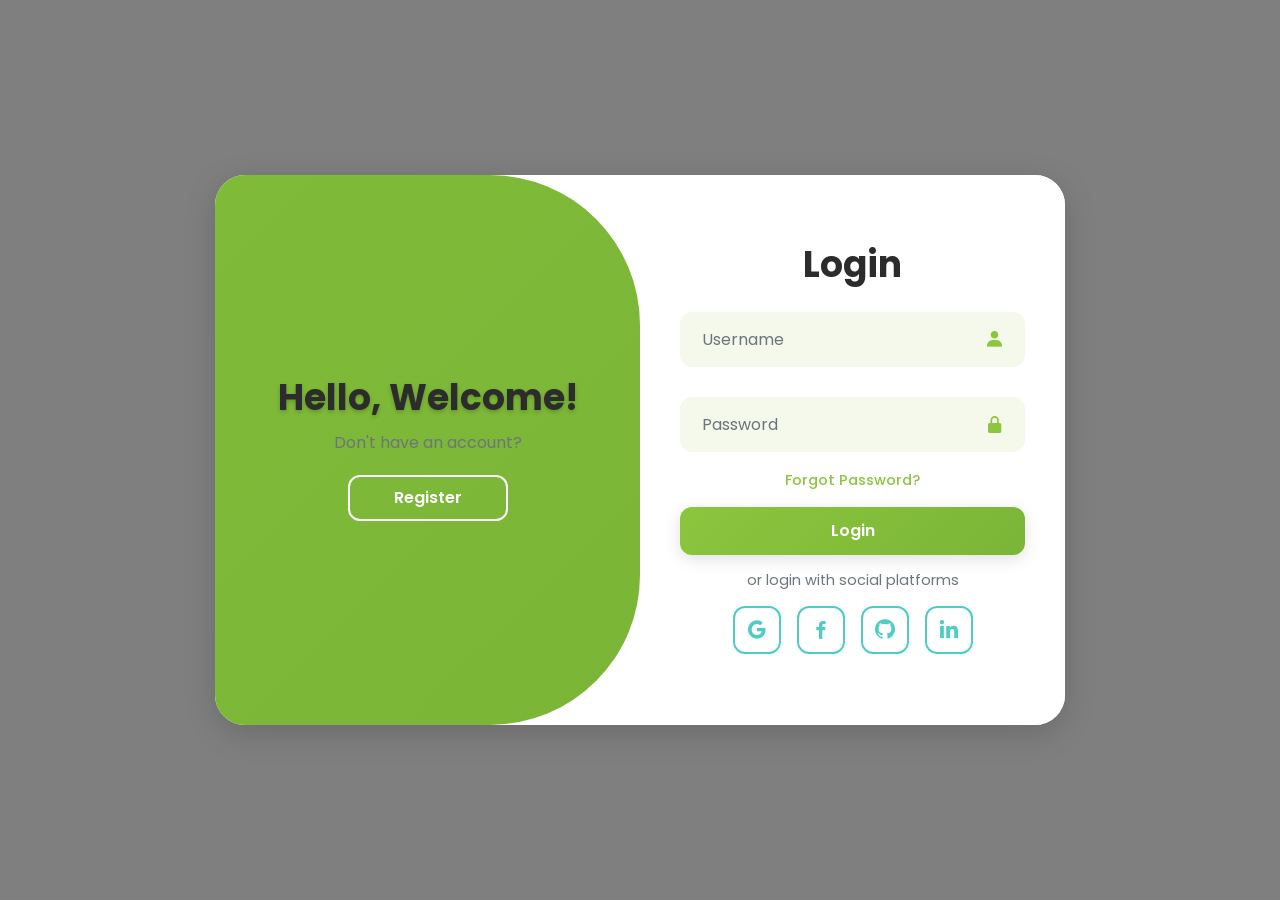
<file: admin.html>
<!DOCTYPE html>
<html lang="en">

<head>
    <meta charset="UTF-8">
    <meta name="viewport" content="width=device-width, initial-scale=1.0">
    <title>FOODIED - Admin Dashboard</title>
    <link rel="stylesheet" href="style.css">
    <link rel="stylesheet" href="admin.css">
    <link href="https://fonts.googleapis.com/css2?family=Poppins:wght@300;400;500;600;700;800&display=swap"
        rel="stylesheet">
    <link rel="stylesheet" href="https://cdnjs.cloudflare.com/ajax/libs/font-awesome/6.4.0/css/all.min.css">
</head>

<body class="admin-page">

    <!-- Sidebar -->
    <div class="sidebar">
        <div class="sidebar-logo">
            <a href="index.html" class="logo">FOODIED</a>
        </div>
        <ul class="sidebar-menu">
            <li><a href="#" class="active"><i class="fas fa-chart-line"></i> Dashboard</a></li>
            <li><a href="#"><i class="fas fa-hamburger"></i> Menu Items</a></li>
            <li><a href="#"><i class="fas fa-users"></i> Customers</a></li>
            <li><a href="#"><i class="fas fa-shopping-cart"></i> Orders</a></li>
            <li><a href="#"><i class="fas fa-cog"></i> Settings</a></li>
        </ul>
        <div class="sidebar-footer">
            <a href="SignUp_LogIn_Form.html#login" id="logoutBtn"><i class="fas fa-sign-out-alt"></i> Logout</a>
        </div>
    </div>

    <!-- Main Content -->
    <div class="main-content">
        <!-- Topbar -->
        <header class="admin-header">
            <div class="header-left">
                <h2>Dashboard Overview</h2>
            </div>
            <div class="header-right">
                <button id="addManagerBtn" class="btn btn-primary" style="padding: 10px 20px; border-radius: 8px;"><i
                        class="fas fa-plus"></i> Add Hotel Manager</button>
                <div class="search-box">
                    <i class="fas fa-search"></i>
                    <input type="text" placeholder="Search...">
                </div>
                <div class="admin-profile">
                    <img src="https://ui-avatars.com/api/?name=Admin&background=8CC63F&color=fff" alt="Admin"
                        class="profile-img">
                    <span>Admin User</span>
                </div>
            </div>
        </header>

        <!-- Stats Cards -->
        <div class="stats-grid">
            <div class="stat-card">
                <div class="stat-icon" style="background: rgba(140, 198, 63, 0.2); color: #8CC63F;">
                    <i class="fas fa-shopping-bag"></i>
                </div>
                <div class="stat-details">
                    <h3>Total Orders</h3>
                    <p>1,284</p>
                    <span class="trend positive"><i class="fas fa-arrow-up"></i> 12%</span>
                </div>
            </div>
            <div class="stat-card">
                <div class="stat-icon" style="background: rgba(255, 107, 53, 0.2); color: #FF6B35;">
                    <i class="fas fa-dollar-sign"></i>
                </div>
                <div class="stat-details">
                    <h3>Total Revenue</h3>
                    <p>$45,231</p>
                    <span class="trend positive"><i class="fas fa-arrow-up"></i> 8%</span>
                </div>
            </div>
            <div class="stat-card">
                <div class="stat-icon" style="background: rgba(78, 205, 196, 0.2); color: #4ECDC4;">
                    <i class="fas fa-users"></i>
                </div>
                <div class="stat-details">
                    <h3>Total Customers</h3>
                    <p>8,549</p>
                    <span class="trend positive"><i class="fas fa-arrow-up"></i> 24%</span>
                </div>
            </div>
            <div class="stat-card">
                <div class="stat-icon" style="background: rgba(255, 71, 87, 0.2); color: #FF4757;">
                    <i class="fas fa-star"></i>
                </div>
                <div class="stat-details">
                    <h3>Avg Rating</h3>
                    <p>4.8</p>
                    <span class="trend neutral"><i class="fas fa-minus"></i> 0%</span>
                </div>
            </div>
        </div>

        <!-- Recent Orders Table -->
        <div class="recent-orders">
            <div class="card-header">
                <h3>Recent Orders</h3>
                <button class="btn btn-primary" style="padding: 8px 15px; border-radius: 8px; font-size: 14px;">View
                    All</button>
            </div>
            <table class="orders-table">
                <thead>
                    <tr>
                        <th>Order ID</th>
                        <th>Customer</th>
                        <th>Menu Item</th>
                        <th>Amount</th>
                        <th>Status</th>
                    </tr>
                </thead>
                <tbody>
                    <tr>
                        <td>#ORD-001</td>
                        <td>
                            <div class="customer-info">
                                <img src="https://ui-avatars.com/api/?name=John+Doe&background=random" alt="John">
                                <span>John Doe</span>
                            </div>
                        </td>
                        <td>Classic Burger</td>
                        <td>$8.99</td>
                        <td><span class="status completed">Completed</span></td>
                    </tr>
                    <tr>
                        <td>#ORD-002</td>
                        <td>
                            <div class="customer-info">
                                <img src="https://ui-avatars.com/api/?name=Jane+Smith&background=random" alt="Jane">
                                <span>Jane Smith</span>
                            </div>
                        </td>
                        <td>Pepperoni Pizza</td>
                        <td>$14.50</td>
                        <td><span class="status pending">Preparing</span></td>
                    </tr>
                    <tr>
                        <td>#ORD-003</td>
                        <td>
                            <div class="customer-info">
                                <img src="https://ui-avatars.com/api/?name=Mike+Johnson&background=random" alt="Mike">
                                <span>Mike Johnson</span>
                            </div>
                        </td>
                        <td>Healthy Salad</td>
                        <td>$5.50</td>
                        <td><span class="status pending">Preparing</span></td>
                    </tr>
                    <tr>
                        <td>#ORD-004</td>
                        <td>
                            <div class="customer-info">
                                <img src="https://ui-avatars.com/api/?name=Sarah+W&background=random" alt="Sarah">
                                <span>Sarah Williams</span>
                            </div>
                        </td>
                        <td>Chocolate Dessert</td>
                        <td>$6.00</td>
                        <td><span class="status cancelled">Cancelled</span></td>
                    </tr>
                </tbody>
            </table>
        </div>
    </div>

    <!-- Add Hotel Manager Modal -->
    <div id="managerModal" class="modal">
        <div class="modal-content">
            <span class="close-modal">&times;</span>
            <h2 style="margin-bottom: 20px; color: var(--secondary-color);">Add Hotel Manager</h2>
            <form id="addManagerForm">
                <div class="form-group">
                    <label>Manager Name</label>
                    <input type="text" id="mgrName" required placeholder="Enter full name">
                </div>
                <div class="form-group">
                    <label>Restaurant Type</label>
                    <input type="text" id="mgrType" required placeholder="e.g. Fast Food, Fine Dining">
                </div>
                <div class="form-group">
                    <label>Location</label>
                    <input type="text" id="mgrLocation" required placeholder="Enter address">
                </div>
                <div class="form-group">
                    <label>Login Username</label>
                    <input type="text" id="mgrUsername" required placeholder="Unique username">
                </div>
                <div class="form-group">
                    <label>Login Password</label>
                    <input type="password" id="mgrPassword" required placeholder="Password">
                </div>
                <div class="form-group checkbox-group">
                    <input type="checkbox" id="mgrDriver">
                    <label for="mgrDriver">Has Food Delivery Driver</label>
                </div>
                <button type="submit" class="btn btn-primary" style="width: 100%; border-radius: 8px;">Create Manager
                    Account</button>
            </form>
        </div>
    </div>

    <script>
        document.getElementById('logoutBtn').addEventListener('click', (e) => {
            e.preventDefault();
            localStorage.removeItem('foodied_username');
            localStorage.removeItem('foodied_role');
            window.location.href = 'SignUp_LogIn_Form.html#login';
        });

        // Basic protection check
        const storedRole = localStorage.getItem('foodied_role');
        if (storedRole !== 'admin') {
            alert('Unauthorized Access! Admin privileges required.');
            window.location.href = 'SignUp_LogIn_Form.html#login';
        }

        // Modal Logic
        const modal = document.getElementById("managerModal");
        const btn = document.getElementById("addManagerBtn");
        const span = document.getElementsByClassName("close-modal")[0];

        btn.onclick = function () {
            modal.style.display = "flex";
        }

        span.onclick = function () {
            modal.style.display = "none";
        }

        window.onclick = function (event) {
            if (event.target == modal) {
                modal.style.display = "none";
            }
        }

        // Form Submission Logic
        document.getElementById('addManagerForm').addEventListener('submit', (e) => {
            e.preventDefault();

            const username = document.getElementById('mgrUsername').value.trim();
            const password = document.getElementById('mgrPassword').value;
            const name = document.getElementById('mgrName').value.trim();
            const type = document.getElementById('mgrType').value.trim();
            const location = document.getElementById('mgrLocation').value.trim();
            const hasDriver = document.getElementById('mgrDriver').checked;

            // Get existing users
            const users = JSON.parse(localStorage.getItem('foodied_auth_users')) || {};

            if (users[username]) {
                alert('Username already exists. Please choose another.');
                return;
            }

            // Save as hotel_manager role
            users[username] = {
                password: password,
                role: 'hotel_manager',
                details: {
                    name: name,
                    restaurantType: type,
                    location: location,
                    hasDriver: hasDriver
                }
            };

            localStorage.setItem('foodied_auth_users', JSON.stringify(users));
            alert(`Hotel Manager ${name} created successfully! They can now log in with username '${username}'.`);

            // cleanup
            document.getElementById('addManagerForm').reset();
            modal.style.display = "none";
        });
    </script>
</body>

</html>
</file>
<file: style.css>
/* Base Styles */
:root {
    --primary-color: #8CC63F;
    --primary-light: #f5f9eb;
    --secondary-color: #2b2b2b;
    --text-muted: #888888;
    --bg-light: #fcfcfc;
    --white: #ffffff;
    --shadow: 0 10px 40px rgba(0, 0, 0, 0.04);
    --border-radius: 20px;
}

* {
    margin: 0;
    padding: 0;
    box-sizing: border-box;
}

html {
    scroll-behavior: smooth;
}

body {
    font-family: 'Poppins', sans-serif;
    color: var(--secondary-color);
    background-color: var(--bg-light);
    line-height: 1.6;
    overflow-x: hidden;
}

a {
    text-decoration: none;
    color: inherit;
    transition: all 0.3s ease;
}

ul {
    list-style: none;
}

img {
    max-width: 100%;
    display: block;
}

/* Global Buttons */
.btn {
    display: inline-block;
    padding: 12px 30px;
    border-radius: 30px;
    font-weight: 500;
    cursor: pointer;
    border: none;
    transition: all 0.3s ease;
    text-align: center;
    font-size: 15px;
}

.btn-primary {
    background-color: var(--primary-color);
    color: var(--white);
    box-shadow: 0 5px 15px rgba(140, 198, 63, 0.3);
}

.btn-primary:hover {
    background-color: #7ab536;
    transform: translateY(-2px);
}

.btn-secondary {
    background-color: var(--white);
    color: var(--secondary-color);
    box-shadow: var(--shadow);
}

/* Header */
.header {
    display: flex;
    justify-content: space-between;
    align-items: center;
    padding: 30px 8%;
    position: absolute;
    width: 100%;
    top: 0;
    z-index: 1000;
    background: transparent;
    transition: all 0.3s;
}

.header.scrolled {
    background: var(--white);
    position: fixed;
    box-shadow: 0 5px 20px rgba(0, 0, 0, 0.05);
    padding: 15px 8%;
}

.logo {
    font-size: 26px;
    font-weight: 800;
    color: var(--secondary-color);
}

.navbar {
    display: flex;
    gap: 40px;
}

.navbar a {
    font-weight: 500;
    font-size: 15px;
}

.navbar a:hover {
    color: var(--primary-color);
}

.header-icons {
    display: flex;
    align-items: center;
    gap: 15px;
}

.icon {
    position: relative;
    cursor: pointer;
    font-size: 16px;
    background: transparent;
    width: 40px;
    height: 40px;
    border-radius: 50%;
    display: flex;
    justify-content: center;
    align-items: center;
}

.icon:hover {
    color: var(--primary-color);
}

.cart-count {
    position: absolute;
    top: 0;
    right: 0;
    background: #ff4757;
    color: white;
    font-size: 10px;
    font-weight: 700;
    width: 16px;
    height: 16px;
    border-radius: 50%;
    display: flex;
    justify-content: center;
    align-items: center;
}

.btn-signup {
    background: var(--white);
    color: var(--secondary-color);
    border: 1px solid #eee;
    padding: 8px 25px;
    box-shadow: 0 4px 10px rgba(0, 0, 0, 0.05);
}

.btn-signup:hover {
    border-color: var(--primary-color);
    color: var(--primary-color);
}

.hamburger {
    display: none;
    font-size: 24px;
    cursor: pointer;
    color: var(--secondary-color);
    margin-left: 10px;
}

/* Hero Section */
.hero-bg-shape {
    position: absolute;
    top: -150px;
    right: 0;
    width: 55vw;
    height: 120vh;
    background-color: var(--primary-color);
    border-radius: 0 0 0 100%;
    z-index: -1;
}

.hero {
    min-height: 100vh;
    display: flex;
    align-items: center;
    padding: 140px 8% 80px;
    position: relative;
}

.hero-content {
    flex: 1;
    max-width: 550px;
}

.hero-tag {
    display: inline-block;
    padding: 6px 20px;
    background: var(--white);
    color: var(--secondary-color);
    border: 1px solid #eee;
    border-radius: 20px;
    font-size: 14px;
    font-weight: 500;
    margin-bottom: 20px;
    box-shadow: 0 4px 10px rgba(0, 0, 0, 0.03);
}

.hero-title {
    font-size: 60px;
    font-weight: 800;
    line-height: 1.15;
    margin-bottom: 25px;
}

.hero-text {
    color: var(--text-muted);
    margin-bottom: 40px;
    font-size: 16px;
    max-width: 450px;
    line-height: 1.8;
}

.hero-buttons {
    display: flex;
    gap: 20px;
    align-items: center;
}

.explore-btn {
    display: flex;
    align-items: center;
    gap: 15px;
    padding: 8px 15px 8px 25px;
}

.play-icon {
    background: var(--bg-light);
    color: var(--secondary-color);
    width: 35px;
    height: 35px;
    border-radius: 50%;
    display: flex;
    justify-content: center;
    align-items: center;
    box-shadow: 0 2px 5px rgba(0, 0, 0, 0.1);
    transition: 0.3s;
}

.explore-btn:hover {
    background: var(--bg-light);
    color: var(--secondary-color);
    transform: translateX(2px);    
    box-shadow: 0 2px 5px rgba(0, 0, 0, 0.1);
}

/* Hero Image & Orbit */
.hero-image-container {
    flex: 1;
    display: flex;
    justify-content: center;
    align-items: center;
    position: relative;
}

@keyframes mainBowlPop {
    0% {
        transform: scale(0.3);
        opacity: 0;
    }

    50% {
        transform: scale(1.05);
        opacity: 1;
    }

    100% {
        transform: scale(1);
        opacity: 1;
    }
}

@keyframes orbitPop {
    0% {
        transform: scale(0.2) rotate(-60deg);
        opacity: 0;
    }

    100% {
        transform: scale(1) rotate(0deg);
        opacity: 1;
    }
}

.orbit-circle {
    position: relative;
    width: 550px;
    height: 550px;
    border-radius: 50%;
    border: 1px dashed rgba(255, 255, 255, 0.6);
    display: flex;
    justify-content: center;
    align-items: center;
    transform: scale(0);
    opacity: 0;
    animation: orbitPop 1s cubic-bezier(0.2, 0.8, 0.2, 1) forwards;
    animation-delay: 0.5s;
}

.main-food-circle {
    position: absolute;
    width: 400px;
    height: 400px;
    border-radius: 50%;
    padding: 15px;
    background: rgba(255, 255, 255, 0.2);
    display: flex;
    justify-content: center;
    align-items: center;
    box-shadow: 0 20px 50px rgba(0, 0, 0, 0.15);
    z-index: 10;
    transform: scale(0);
    opacity: 0;
    animation: mainBowlPop 0.8s cubic-bezier(0.34, 1.56, 0.64, 1) forwards;
}

.main-food-circle img {
    width: 100%;
    height: 100%;
    object-fit: cover;
    border-radius: 50%;
}

.orbit-item {
    position: absolute;
    width: 80px;
    height: 80px;
    border-radius: 50%;
    background: white;
    padding: 5px;
    box-shadow: 0 10px 20px rgba(0, 0, 0, 0.1);
}

.orbit-item img {
    width: 100%;
    height: 100%;
    border-radius: 50%;
    object-fit: cover;
}

.floating-leaf {
    position: absolute;
    width: 40px;
    height: auto;
    filter: drop-shadow(0 5px 5px rgba(0, 0, 0, 0.1));
    z-index: 2;
}

.leaf-1 {
    top: 5%;
    left: 0;
    transform: rotate(-30deg);
}

.leaf-2 {
    top: -5%;
    right: 15%;
    transform: rotate(45deg);
    width: 60px;
}

.leaf-3 {
    bottom: 10%;
    left: -10%;
    transform: rotate(15deg);
    width: 50px;
}

.leaf-4 {
    bottom: -5%;
    right: 0;
    transform: rotate(-60deg);
    width: 35px;
}

/* Sections Base */
section {
    padding: 80px 8%;
}

.section-header {
    text-align: center;
    margin-bottom: 60px;
}

.section-header h2 {
    font-size: 36px;
    font-weight: 800;
    margin-bottom: 15px;
}

.section-header p {
    color: var(--text-muted);
    font-size: 15px;
    max-width: 600px;
    margin: 0 auto;
}

/* Top Foods (4 Cards) */
.top-foods {
    padding-top: 40px;
}

.top-cards-grid {
    display: grid;
    grid-template-columns: repeat(4, 1fr);
    gap: 30px;
}

.food-card {
    background: var(--white);
    border-radius: var(--border-radius);
    padding: 30px 25px;
    text-align: center;
    box-shadow: var(--shadow);
    transition: transform 0.3s;
    margin-top: 60px;
}

.food-card:hover {
    transform: translateY(-5px);
}

.food-img-circle {
    width: 140px;
    height: 140px;
    margin: -90px auto 20px;
    border-radius: 50%;
    padding: 6px;
    background: var(--white);
    box-shadow: 0 10px 25px rgba(0, 0, 0, 0.08);
}

.food-img-circle img {
    width: 100%;
    height: 100%;
    border-radius: 50%;
    object-fit: cover;
}

.food-card h3 {
    font-size: 18px;
    margin-bottom: 15px;
}

.food-card p {
    font-size: 13px;
    color: var(--text-muted);
    margin-bottom: 25px;
    line-height: 1.6;
}

.card-footer {
    display: flex;
    justify-content: space-between;
    align-items: center;
    margin-top: auto;
}

.price {
    font-weight: 700;
    font-size: 18px;
}

.btn-buy {
    padding: 8px 20px;
    font-size: 13px;
    border-radius: 20px;
}

/* Features */
.features-grid {
    display: grid;
    grid-template-columns: repeat(3, 1fr);
    gap: 40px;
}

.feature-card {
    background: var(--white);
    border-radius: 25px;
    padding: 50px 30px;
    text-align: center;
    box-shadow: var(--shadow);
}

.feature-icon {
    font-size: 40px;
    color: var(--primary-color);
    margin-bottom: 25px;
}

.feature-card h3 {
    font-size: 20px;
    margin-bottom: 15px;
}

.feature-card p {
    font-size: 14px;
    color: var(--text-muted);
    line-height: 1.7;
}

/* Special Menu */
.special-menu-grid {
    display: grid;
    grid-template-columns: repeat(3, 1fr);
    gap: 40px;
    margin-bottom: 40px;
}

.special-card {
    background: var(--white);
    border-radius: 30px;
    padding: 30px;
    box-shadow: var(--shadow);
    display: flex;
    flex-direction: column;
    align-items: center;
    margin-top: 80px;
}

.special-img-wrap {
    width: 200px;
    height: 200px;
    border-radius: 50%;
    margin-top: -110px;
    box-shadow: 0 15px 30px rgba(0, 0, 0, 0.1);
    border: 8px solid white;
    background: white;
}

.special-img-wrap img {
    width: 100%;
    height: 100%;
    border-radius: 50%;
    object-fit: cover;
}

.special-content {
    width: 100%;
    padding-top: 25px;
    text-align: center;
}

.special-content h3 {
    font-size: 22px;
    margin-bottom: 10px;
}

.rating {
    color: #ffb800;
    font-size: 13px;
    margin-bottom: 20px;
}

.rating span {
    color: var(--text-muted);
    margin-left: 5px;
}

.special-footer {
    display: flex;
    justify-content: space-between;
    align-items: center;
    margin-top: 10px;
}

.special-footer .price {
    color: var(--primary-color);
    font-size: 26px;
    font-weight: 700;
}

.btn-add {
    min-width: 50px;
    height: 50px;
    border-radius: 12px;
    border: none;
    background: var(--primary-color);
    color: white;
    cursor: pointer;
    font-size: 18px;
    display: flex;
    justify-content: center;
    align-items: center;
    transition: all 0.3s;
}

.btn-add.with-text {
    padding: 0 20px;
    font-size: 16px;
    font-weight: 600;
    gap: 8px;
}

.btn-add:hover {
    background: #7ab536;
    transform: translateY(-2px);
}

/* Regular Food */
.regular-food-grid {
    display: grid;
    grid-template-columns: repeat(3, 1fr);
    gap: 40px;
    margin-bottom: 40px;
}

.regular-card {
    background: var(--white);
    border-radius: 30px;
    padding: 30px;
    box-shadow: var(--shadow);
    display: flex;
    flex-direction: column;
    align-items: center;
    margin-top: 80px;
}

.regular-img-wrap {
    width: 180px;
    height: 180px;
    border-radius: 50%;
    margin-top: -100px;
    box-shadow: 0 10px 25px rgba(0, 0, 0, 0.08);
    border: 6px solid white;
    background: white;
}

.regular-img-wrap img {
    width: 100%;
    height: 100%;
    border-radius: 50%;
    object-fit: cover;
}

.regular-card .desc {
    font-size: 13px;
    color: var(--text-muted);
    margin-bottom: 25px;
    line-height: 1.6;
}

.btn-buy-small {
    padding: 10px 25px;
    font-size: 14px;
}

.regular-card .price {
    font-size: 22px;
    font-weight: 700;
}

/* Dots */
.dots {
    display: flex;
    justify-content: center;
    gap: 10px;
    margin-top: 40px;
}

.dot {
    width: 12px;
    height: 12px;
    border-radius: 50%;
    background: #e0e0e0;
    cursor: pointer;
}

.dot.active {
    background: var(--primary-color);
}

/* Chefs */
.chefs {
    background: var(--bg-light);
    padding-bottom: 0;
}

.chefs-grid {
    display: grid;
    grid-template-columns: repeat(3, 1fr);
    gap: 40px;
    align-items: end;
}

.chef-card {
    border-radius: 30px 30px 0 0;
    overflow: hidden;
    background: #eaf3db;
    height: 400px;
    display: flex;
    align-items: flex-end;
    justify-content: center;
}

.chef-card.center {
    height: 450px;
}

.chef-card img {
    max-height: 95%;
    object-fit: contain;
}

/* Footer */
.footer {
    background: #eaf3db;
    padding: 80px 8% 40px;
}

.footer-container {
    display: grid;
    grid-template-columns: 1fr 1fr 1fr 1.5fr;
    gap: 40px;
}

.footer-title {
    font-size: 20px;
    margin-bottom: 30px;
    color: var(--secondary-color);
    font-weight: 700;
}

.footer-col ul li {
    margin-bottom: 15px;
}

.footer-col ul li a {
    color: var(--text-muted);
    font-size: 15px;
}

.footer-col ul li a:hover {
    color: var(--primary-color);
}

.newsletter-form {
    display: flex;
    background: white;
    border-radius: 30px;
    overflow: hidden;
    padding: 6px;
    box-shadow: 0 5px 15px rgba(0, 0, 0, 0.05);
}

.newsletter-form input {
    flex: 1;
    border: none;
    padding: 10px 20px;
    outline: none;
    font-family: inherit;
    font-size: 14px;
}

.newsletter-form button {
    border-radius: 25px;
    padding: 12px 25px;
}

/* Responsive */
@media (max-width: 1200px) {
    .hero-title {
        font-size: 45px;
    }

    .orbit-circle {
        width: 450px;
        height: 450px;
    }

    .main-food-circle {
        width: 300px;
        height: 300px;
    }

    .top-cards-grid {
        grid-template-columns: repeat(2, 1fr);
        gap: 80px 30px;
        padding-top: 40px;
    }

    .special-menu-grid,
    .regular-food-grid {
        grid-template-columns: repeat(2, 1fr);
        gap: 80px 30px;
    }

    .features-grid {
        grid-template-columns: repeat(2, 1fr);
    }

    .footer-container {
        grid-template-columns: repeat(2, 1fr);
    }
}

@media (max-width: 768px) {
    .hamburger {
        display: block;
    }

    .navbar {
        position: absolute;
        top: 100%;
        left: 0;
        right: 0;
        background: var(--white);
        flex-direction: column;
        gap: 0;
        padding: 0;
        box-shadow: 0 10px 20px rgba(0, 0, 0, 0.1);
        clip-path: polygon(0 0, 100% 0, 100% 0, 0 0);
        /* Hidden */
        transition: clip-path 0.4s ease-in-out;
    }

    .navbar.active {
        clip-path: polygon(0 0, 100% 0, 100% 100%, 0 100%);
        /* Revealed */
    }

    .btn-signup{
        /* padding: 1px 20px; */
        height: 60px;
        width: 90px;
        font-size: 15px;
    }

    .navbar a {
        display: block;
        padding: 15px 8%;
        border-bottom: 1px solid #eee;
        background: var(--white);
    }

    .navbar a:hover {
        background: var(--primary-light);
        padding-left: 10%;
    }

    .hero {
        flex-direction: column;
        text-align: center;
        padding-top: 130px;
    }

    .hero-bg-shape {
        width: 100%;
        height: 50%;
        border-bottom-left-radius: 50%;
        border-bottom-right-radius: 50%;
    }

    .hero-content {
        margin-bottom: 60px;
        max-width: 100%;
    }

    .hero-buttons {
        justify-content: center;
    }

    .hero-text {
        margin: 0 auto 30px;
    }

    .orbit-circle {
        width: 350px;
        height: 350px;
    }

    .main-food-circle {
        width: 230px;
        height: 230px;
    }

    .orbit-item {
        width: 60px;
        height: 60px;
    }

    .top-cards-grid,
    .features-grid,
    .special-menu-grid,
    .regular-food-grid,
    .chefs-grid,
    .footer-container {
        grid-template-columns: 1fr;
    }

    .special-menu-grid,
    .regular-food-grid {
        gap: 80px 20px;
    }

    .chef-card,
    .chef-card.center {
        height: 350px;
        border-radius: 30px;
        margin-bottom: 20px;
    }

    .footer-container {
        text-align: center;
    }
}
</file>
<file: admin.css>
/* Admin Dashboard Styles */

.admin-page {
    display: flex;
    background-color: #f5f6fa;
    min-height: 100vh;
    margin: 0;
    font-family: 'Poppins', sans-serif;
}

/* Sidebar */
.sidebar {
    width: 250px;
    background: var(--white);
    box-shadow: 2px 0 10px rgba(0, 0, 0, 0.05);
    display: flex;
    flex-direction: column;
    position: fixed;
    height: 100vh;
    z-index: 100;
}

.sidebar-logo {
    padding: 30px;
    border-bottom: 1px solid #eee;
}

.sidebar-logo .logo {
    font-size: 24px;
    color: var(--primary-color);
}

.sidebar-menu {
    list-style: none;
    padding: 20px 0;
    margin: 0;
    flex: 1;
}

.sidebar-menu li a {
    display: flex;
    align-items: center;
    padding: 15px 30px;
    color: var(--text-muted);
    font-weight: 500;
    transition: 0.3s;
    gap: 15px;
}

.sidebar-menu li a:hover,
.sidebar-menu li a.active {
    background: rgba(140, 198, 63, 0.1);
    color: var(--primary-color);
    border-right: 4px solid var(--primary-color);
}

.sidebar-menu li a i {
    width: 20px;
    font-size: 18px;
}

.sidebar-footer {
    padding: 20px 30px;
    border-top: 1px solid #eee;
}

.sidebar-footer a {
    color: #FF4757;
    font-weight: 600;
    display: flex;
    align-items: center;
    gap: 15px;
}

/* Main Content */
.main-content {
    flex: 1;
    margin-left: 250px;
    padding: 30px;
}

.admin-header {
    display: flex;
    justify-content: space-between;
    align-items: center;
    margin-bottom: 30px;
    background: var(--white);
    padding: 20px 30px;
    border-radius: 15px;
    box-shadow: 0 4px 15px rgba(0, 0, 0, 0.03);
}

.admin-header h2 {
    color: var(--secondary-color);
    font-size: 24px;
}

.header-right {
    display: flex;
    align-items: center;
    gap: 30px;
}

.search-box {
    position: relative;
    background: #f5f6fa;
    border-radius: 8px;
    padding: 10px 15px;
    display: flex;
    align-items: center;
}

.search-box input {
    border: none;
    background: transparent;
    outline: none;
    margin-left: 10px;
    width: 200px;
    font-family: 'Poppins', sans-serif;
}

.search-box i {
    color: var(--text-muted);
}

.admin-profile {
    display: flex;
    align-items: center;
    gap: 10px;
    font-weight: 600;
    color: var(--secondary-color);
}

.admin-profile img {
    width: 40px;
    height: 40px;
    border-radius: 50%;
    border: 2px solid var(--primary-color);
}

/* Stats Grid */
.stats-grid {
    display: grid;
    grid-template-columns: repeat(4, 1fr);
    gap: 25px;
    margin-bottom: 30px;
}

.stat-card {
    background: var(--white);
    padding: 25px;
    border-radius: 15px;
    box-shadow: 0 4px 15px rgba(0, 0, 0, 0.03);
    display: flex;
    align-items: center;
    gap: 20px;
}

.stat-icon {
    width: 60px;
    height: 60px;
    border-radius: 12px;
    display: flex;
    justify-content: center;
    align-items: center;
    font-size: 24px;
}

.stat-details h3 {
    font-size: 14px;
    color: var(--text-muted);
    font-weight: 500;
    margin-bottom: 5px;
}

.stat-details p {
    font-size: 24px;
    font-weight: 700;
    color: var(--secondary-color);
    margin-bottom: 5px;
}

.trend {
    font-size: 13px;
    font-weight: 600;
}

.trend.positive {
    color: var(--primary-color);
}

.trend.neutral {
    color: var(--text-muted);
}

/* Orders Table */
.recent-orders {
    background: var(--white);
    border-radius: 15px;
    padding: 30px;
    box-shadow: 0 4px 15px rgba(0, 0, 0, 0.03);
}

.card-header {
    display: flex;
    justify-content: space-between;
    align-items: center;
    margin-bottom: 20px;
}

.orders-table {
    width: 100%;
    border-collapse: collapse;
}

.orders-table th,
.orders-table td {
    padding: 15px;
    text-align: left;
    border-bottom: 1px solid #eee;
}

.orders-table th {
    color: var(--text-muted);
    font-weight: 600;
}

.orders-table td {
    color: var(--secondary-color);
    font-weight: 500;
}

.customer-info {
    display: flex;
    align-items: center;
    gap: 10px;
}

.customer-info img {
    width: 35px;
    height: 35px;
    border-radius: 50%;
}

.status {
    padding: 6px 12px;
    border-radius: 20px;
    font-size: 12px;
    font-weight: 600;
}

.status.completed {
    background: rgba(140, 198, 63, 0.15);
    color: #8CC63F;
}

.status.pending {
    background: rgba(255, 140, 0, 0.15);
    color: #FF8C00;
}

.status.cancelled {
    background: rgba(255, 71, 87, 0.15);
    color: #FF4757;
}

/* Modal Styles */
.modal {
    display: none;
    position: fixed;
    z-index: 1000;
    left: 0;
    top: 0;
    width: 100%;
    height: 100%;
    background-color: rgba(0, 0, 0, 0.5);
    justify-content: center;
    align-items: center;
}

.modal-content {
    background-color: var(--white);
    padding: 30px;
    border-radius: 15px;
    width: 90%;
    max-width: 500px;
    position: relative;
    box-shadow: 0 10px 30px rgba(0, 0, 0, 0.2);
}

.close-modal {
    position: absolute;
    right: 20px;
    top: 15px;
    color: #aaa;
    font-size: 28px;
    font-weight: bold;
    cursor: pointer;
}

.close-modal:hover {
    color: #333;
}

.form-group {
    margin-bottom: 20px;
}

.form-group label {
    display: block;
    margin-bottom: 8px;
    color: var(--secondary-color);
    font-weight: 600;
    font-size: 14px;
}

.form-group input[type="text"],
.form-group input[type="password"] {
    width: 100%;
    padding: 12px 15px;
    border: 1px solid #ddd;
    border-radius: 8px;
    font-family: 'Poppins', sans-serif;
    outline: none;
    transition: 0.3s;
}

.form-group input:focus {
    border-color: var(--primary-color);
}

.checkbox-group {
    display: flex;
    align-items: center;
    gap: 10px;
}

.checkbox-group label {
    margin-bottom: 0;
}

.checkbox-group input {
    cursor: pointer;
    width: 18px;
    height: 18px;
}
</file>
<file: driver.css>
/* Driver Dashboard CSS Extensions */

.driver-sidebar .sidebar-logo {
    padding: 30px;
}

.driver-sidebar .sidebar-menu li a:hover,
.driver-sidebar .sidebar-menu li a.active {
    background: rgba(78, 205, 196, 0.1);
    color: #4ECDC4;
    border-right: 4px solid #4ECDC4;
}

.driver-status {
    display: flex;
    align-items: center;
    gap: 8px;
    background: rgba(140, 198, 63, 0.1);
    color: #8CC63F;
    padding: 8px 15px;
    border-radius: 20px;
    font-weight: 600;
    font-size: 14px;
}

.status-dot {
    width: 8px;
    height: 8px;
    background-color: #8CC63F;
    border-radius: 50%;
    animation: pulse 2s infinite;
}

@keyframes pulse {
    0% {
        transform: scale(0.95);
        box-shadow: 0 0 0 0 rgba(140, 198, 63, 0.7);
    }

    70% {
        transform: scale(1);
        box-shadow: 0 0 0 6px rgba(140, 198, 63, 0);
    }

    100% {
        transform: scale(0.95);
        box-shadow: 0 0 0 0 rgba(140, 198, 63, 0);
    }
}

.admin-profile img {
    border-color: #4ECDC4;
}
</file>
<file: hotel.css>
/* Hotel Manager Specific CSS extensions to admin.css */

.sidebar-logo {
    padding: 20px 30px;
}

.sidebar-menu li a:hover,
.sidebar-menu li a.active {
    background: rgba(255, 107, 53, 0.1);
    color: var(--primary-orange);
    border-right: 4px solid var(--primary-orange);
}

.admin-header h2 {
    margin-bottom: 5px;
}

/* Ensure the manager profile uses the secondary theme color distinctively */
.admin-profile img {
    border-color: var(--primary-orange);
}
</file>
<file: menu.css>
/* Custom Menu Page Styles */
/* Note: Most styles inherit from style.css. These are specific to menu.html */

/* User Profile in Header */
.user-profile {
    display: flex;
    align-items: center;
    gap: 12px;
    margin-right: 15px;
    padding-right: 15px;
    border-right: 1px solid #eee;
}

.profile-img {
    width: 45px;
    height: 45px;
    border-radius: 50%;
    object-fit: cover;
    border: 2px solid var(--primary-color);
}

.profile-info {
    display: flex;
    flex-direction: column;
}

.profile-info .welcome {
    font-size: 11px;
    color: var(--text-muted);
    margin-bottom: -5px;
}

.profile-info .name {
    font-size: 14px;
    font-weight: 700;
    color: var(--secondary-color);
}

/* Menu Page Setup overrides */
.menu-page .header {
    background: var(--white);
    padding: 15px 8%;
    box-shadow: 0 5px 20px rgba(0, 0, 0, 0.05);
    position: fixed;
}

/* Menu Hero Search Section */
.menu-hero {
    position: relative;
    height: 35vh;
    min-height: 300px;
    padding: 0;
    margin-top: 75px; /* Offset for fixed header */
    display: flex;
    justify-content: center;
    align-items: center;
}

.menu-hero-bg {
    position: absolute;
    top: 0;
    left: 0;
    width: 100%;
    height: 100%;
    z-index: 1;
}

.menu-hero-bg img {
    width: 100%;
    height: 100%;
    object-fit: cover;
}

.menu-hero-bg .overlay {
    position: absolute;
    top: 0;
    left: 0;
    width: 100%;
    height: 100%;
    background: rgba(0, 0, 0, 0.5); /* Dark overlay to make search pop */
}

.search-container {
    position: relative;
    z-index: 10;
    width: 100%;
    max-width: 800px;
    padding: 0 20px;
    text-align: center;
}

.search-container h1 {
    color: var(--white);
    font-size: 40px;
    font-weight: 800;
    margin-bottom: 25px;
    text-shadow: 0 2px 10px rgba(0,0,0,0.3);
}

.searchbar {
    display: flex;
    background: var(--white);
    padding: 8px;
    border-radius: 30px;
    box-shadow: 0 10px 30px rgba(0,0,0,0.2);
}

.searchbar input {
    flex: 1;
    border: none;
    outline: none;
    padding: 15px 25px;
    font-family: 'Poppins', sans-serif;
    font-size: 16px;
    background: transparent;
}

.search-btn {
    border-radius: 25px;
    padding: 12px 35px;
    display: flex;
    align-items: center;
    gap: 10px;
    font-size: 16px;
}

/* Menu Items Grid */
.menu-items-section {
    padding-top: 60px;
    background: var(--bg-light);
}

.menu-grid {
    display: grid;
    grid-template-columns: repeat(3, 1fr);
    gap: 40px;
    margin-bottom: 40px;
}

/* Responsive adjustments for Menu */
@media (max-width: 1024px) {
    .menu-grid {
        grid-template-columns: repeat(2, 1fr);
        gap: 80px 30px;
    }
}

@media (max-width: 768px) {
    .user-profile {
        margin-right: 0;
        padding-right: 0;
        border-right: none;
    }
    
    .profile-info {
        display: none; /* Hide text on mobile to save space */
    }
    
    .search-container h1 {
        font-size: 30px;
    }
    
    .menu-grid {
        grid-template-columns: 1fr;
        gap: 80px 20px;
    }
}
</file>
<file: SignUp_LogIn_Form.css>
@import url('https://fonts.googleapis.com/css2?family=Poppins:ital,wght@0,100;0,200;0,300;0,400;0,500;0,600;0,700;0,800;0,900;1,100;1,200;1,300;1,400;1,500;1,600;1,700;1,800;1,900&display=swap');

*{
    margin: 0;
    padding: 0;
    box-sizing: border-box;
    font-family: "Poppins", sans-serif;
    text-decoration: none;
    list-style: none;
}

:root {
    /* Primary Colors - Food Delivery Theme */
    --primary-orange: #8CC63F;
    /* Primary Green */
    --primary-green: #4ECDC4;
    --primary-yellow: #FFE66D;

    /* Secondary Colors */
    --secondary-dark: #2b2b2b;
    --secondary-light: #f5f9eb;
    --accent-red: #7ab536;
    /* Darker Green hover state */

    /* Neutral Colors */
    --text-dark: #2C2C2C;
    --text-light: #6C757D;
    --white: #FFFFFF;

    /* Shadows */
    --shadow-sm: 0 2px 8px rgba(0, 0, 0, 0.08);
    --shadow-md: 0 4px 16px rgba(0, 0, 0, 0.12);
    --shadow-lg: 0 8px 32px rgba(0, 0, 0, 0.16);
}

body{
    display: flex;
    justify-content: center;
    align-items: center;
    min-height: 100vh;
    background: url('https://images.unsplash.com/photo-1504674900247-0877df9cc836?w=1920&h=1080&fit=crop') center/cover no-repeat fixed;
    position: relative;
}

body::before {
    content: '';
    position: absolute;
    top: 0;
    left: 0;
    width: 100%;
    height: 100%;
    background: rgba(0, 0, 0, 0.5);
    backdrop-filter: blur(3px);
    z-index: 0;
}

.container{
    position: relative;
    width: 850px;
    height: 550px;
    background: var(--white);
    margin: 20px;
    border-radius: 30px;
    box-shadow: var(--shadow-lg);
    overflow: hidden;
    z-index: 1;
}

    .container h1{
        font-size: 36px;
        margin: -10px 0;
        color: var(--text-dark);
        font-weight: 700;
    }

    .container p{
        font-size: 14.5px;
        margin: 15px 0;
        color: var(--text-light);
    }

form{ width: 100%; }

.form-box{
    position: absolute;
    right: 0;
    width: 50%;
    height: 100%;
    background: var(--white);
    display: flex;
    align-items: center;
    color: var(--text-dark);
    text-align: center;
    padding: 40px;
    z-index: 1;
    transition: .6s ease-in-out 1.2s, visibility 0s 1s;
}

    .container.active .form-box{ right: 50%; }

    .form-box.register{ visibility: hidden; }
        .container.active .form-box.register{ visibility: visible; }

.input-box{
    position: relative;
    margin: 30px 0;
}

    .input-box input{
        width: 100%;
        padding: 13px 50px 13px 20px;
        background: var(--secondary-light);
        border-radius: 12px;
        border: 2px solid transparent;
        outline: none;
        font-size: 16px;
        color: var(--text-dark);
        font-weight: 500;
        transition: all 0.3s ease;
    }

        .input-box input:focus{
            border-color: var(--primary-orange);
            background: var(--white);
        }

        .input-box input::placeholder{
            color: var(--text-light);
            font-weight: 400;
        }
    
    .input-box i{
        position: absolute;
        right: 20px;
        top: 50%;
        transform: translateY(-50%);
        font-size: 20px;
        color: var(--primary-orange);
    }

.forgot-link{ margin: -15px 0 15px; }
    .forgot-link a{
        font-size: 14.5px;
        color: var(--primary-orange);
        font-weight: 500;
        transition: all 0.3s ease;
    }

    .forgot-link a:hover{
        color: var(--accent-red);
        text-decoration: underline;
    }

.btn{
    width: 100%;
    height: 48px;
    background: linear-gradient(135deg, var(--primary-orange) 0%, var(--accent-red) 100%);
    border-radius: 12px;
    box-shadow: var(--shadow-md);
    border: none;
    cursor: pointer;
    font-size: 16px;
    color: var(--white);
    font-weight: 600;
    transition: all 0.3s ease;
}

.btn:hover{
    transform: translateY(-2px);
    box-shadow: var(--shadow-lg);
}

.social-icons{
    display: flex;
    justify-content: center;
}

    .social-icons a{
        display: inline-flex;
        padding: 10px;
        border: 2px solid var(--primary-green);
        border-radius: 12px;
        font-size: 24px;
        color: var(--primary-green);
        margin: 0 8px;
        transition: all 0.3s ease;
    }

    .social-icons a:hover{
        background: var(--primary-green);
        color: var(--white);
        transform: translateY(-3px);
    }

.toggle-box{
    position: absolute;
    width: 100%;
    height: 100%;
}

    .toggle-box::before{
        content: '';
        position: absolute;
        left: -250%;
        width: 300%;
        height: 100%;
        background: linear-gradient(135deg, var(--primary-orange) 0%, var(--accent-red) 100%);
        border-radius: 150px;
        z-index: 2;
        transition: 1.8s ease-in-out;
    }

        .container.active .toggle-box::before{ left: 50%; }

.toggle-panel{
    position: absolute;
    width: 50%;
    height: 100%;
    color: var(--white);
    display: flex;
    flex-direction: column;
    justify-content: center;
    align-items: center;
    z-index: 2;
    transition: .6s ease-in-out;
}

    .toggle-panel h1{
        font-weight: 700;
        text-shadow: 0 2px 4px rgba(0, 0, 0, 0.2);
    }

    .toggle-panel.toggle-left{ 
        left: 0;
        transition-delay: 1.2s; 
    }
        .container.active .toggle-panel.toggle-left{
            left: -50%;
            transition-delay: .6s;
        }

    .toggle-panel.toggle-right{ 
        right: -50%;
        transition-delay: .6s;
    }
        .container.active .toggle-panel.toggle-right{
            right: 0;
            transition-delay: 1.2s;
        }

    .toggle-panel p{ 
        margin-bottom: 20px;
        font-size: 16px;
    }

    .toggle-panel .btn{
        width: 160px;
        height: 46px;
        background: transparent;
        border: 2px solid var(--white);
        box-shadow: none;
    }

    .toggle-panel .btn:hover{
        background: var(--white);
        color: var(--primary-orange);
        transform: translateY(-2px);
    }

@media screen and (max-width: 650px){
    .container{ height: calc(100vh - 40px); }

    .form-box{
        bottom: 0;
        width: 100%;
        height: 70%;
    }

        .container.active .form-box{
            right: 0;
            bottom: 30%;
        }

    .toggle-box::before{
        left: 0;
        top: -270%;
        width: 100%;
        height: 300%;
        border-radius: 20vw;
    }

        .container.active .toggle-box::before{
            left: 0;
            top: 70%;
        }

        .container.active .toggle-panel.toggle-left{
            left: 0;
            top: -30%;
        }

    .toggle-panel{ 
        width: 100%;
        height: 30%;
    }
        .toggle-panel.toggle-left{ top: 0; }
        .toggle-panel.toggle-right{
            right: 0;
            bottom: -30%;
        }

            .container.active .toggle-panel.toggle-right{ bottom: 0; }
}

@media screen and (max-width: 400px){
    .form-box { padding: 20px; }

    .toggle-panel h1{font-size: 30px; }
}
</file>
